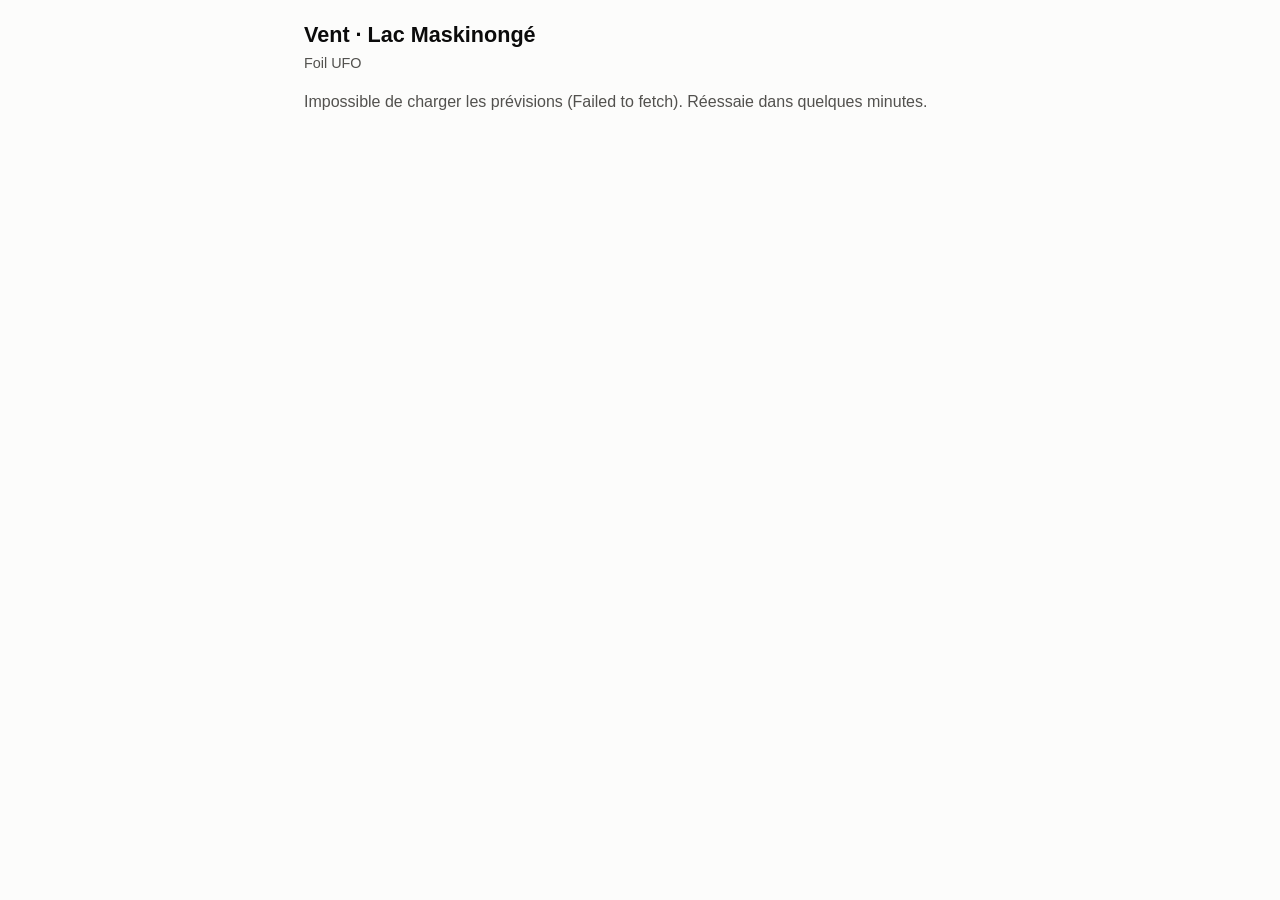
<file: docs/index.html>
<!DOCTYPE html>
<html lang="fr-CA">
<head>
<meta charset="utf-8">
<meta name="viewport" content="width=device-width, initial-scale=1">
<meta name="description" content="Prévisions de vent calibrées pour le foil au Lac Maskinongé — verdicts GO/NO avec fiabilité mesurée.">
<title>Vent — Lac Maskinongé</title>
<link rel="stylesheet" href="style.css">
<link rel="manifest" href="manifest.webmanifest">
<link rel="apple-touch-icon" href="icone-180.png">
<meta name="theme-color" content="#2a78d6">
<meta name="apple-mobile-web-app-title" content="Vent Maski">
<link rel="icon" href="data:image/svg+xml,<svg xmlns='http://www.w3.org/2000/svg' viewBox='0 0 100 100'><text y='.9em' font-size='90'>🌬️</text></svg>">
</head>
<body>
<header>
  <h1>Vent · Lac Maskinongé</h1>
  <p class="sous-titre">Foil UFO</p>
</header>

<main>
  <p id="etat" class="etat">Chargement des prévisions…</p>

  <section id="execution" hidden>
    <div class="temps">Maintenant</div>
    <div id="blocs-jours"></div>
    <div id="divergence" class="avis" hidden></div>
  </section>

  <section id="semaine" hidden>
    <div class="temps">La semaine</div>
    <div id="plein-graphique">
      <div id="graphique" class="graphique-cadre"></div>
      <div id="legende" class="legende"></div>
    </div>
    <div id="rangees-semaine" class="semaine"></div>
    <p class="cle">Vent / puffs en nœuds (rouge = puffy) · flèche : d'où vient le vent.</p>
  </section>
</main>

<footer id="pied" hidden>
  <p id="fraicheur"></p>
  <p id="recalibrage"></p>
  <p>Données : <a href="https://open-meteo.com/" rel="noopener">Open-Meteo</a> (CC BY 4.0).
  Calibré sur le consensus des modèles en attendant l'anémomètre au lac.</p>
  <p><a href="essai.html">En service vs proposition →</a></p>
  <p><a href="comparaison.html">Modèles vs réalité →</a></p>
  <p id="versions" class="versions"></p>
</footer>

<script src="app.js"></script>
<!-- Mesure d'audience — GoatCounter. Ouvrir la page une fois avec `?owner`
     marque l'appareil : les visites de Marc-Olivier partent alors sous un
     chemin préfixé et ne gonflent plus les chiffres du public. -->
<script>
  if (new URLSearchParams(location.search).has('owner'))
    localStorage.setItem('gc-owner','1');
  window.goatcounter = {
    path: function(p) {
      return localStorage.getItem('gc-owner') ? 'owner'+p : p;
    }
  };
</script>
<script data-goatcounter="https://mobergeron.goatcounter.com/count"
        async src="//gc.zgo.at/count.js"></script>
<script type="module">
  import { trackVisit } from './analytics.js';
  trackVisit('foil');
</script>
</body>
</html>
</file>
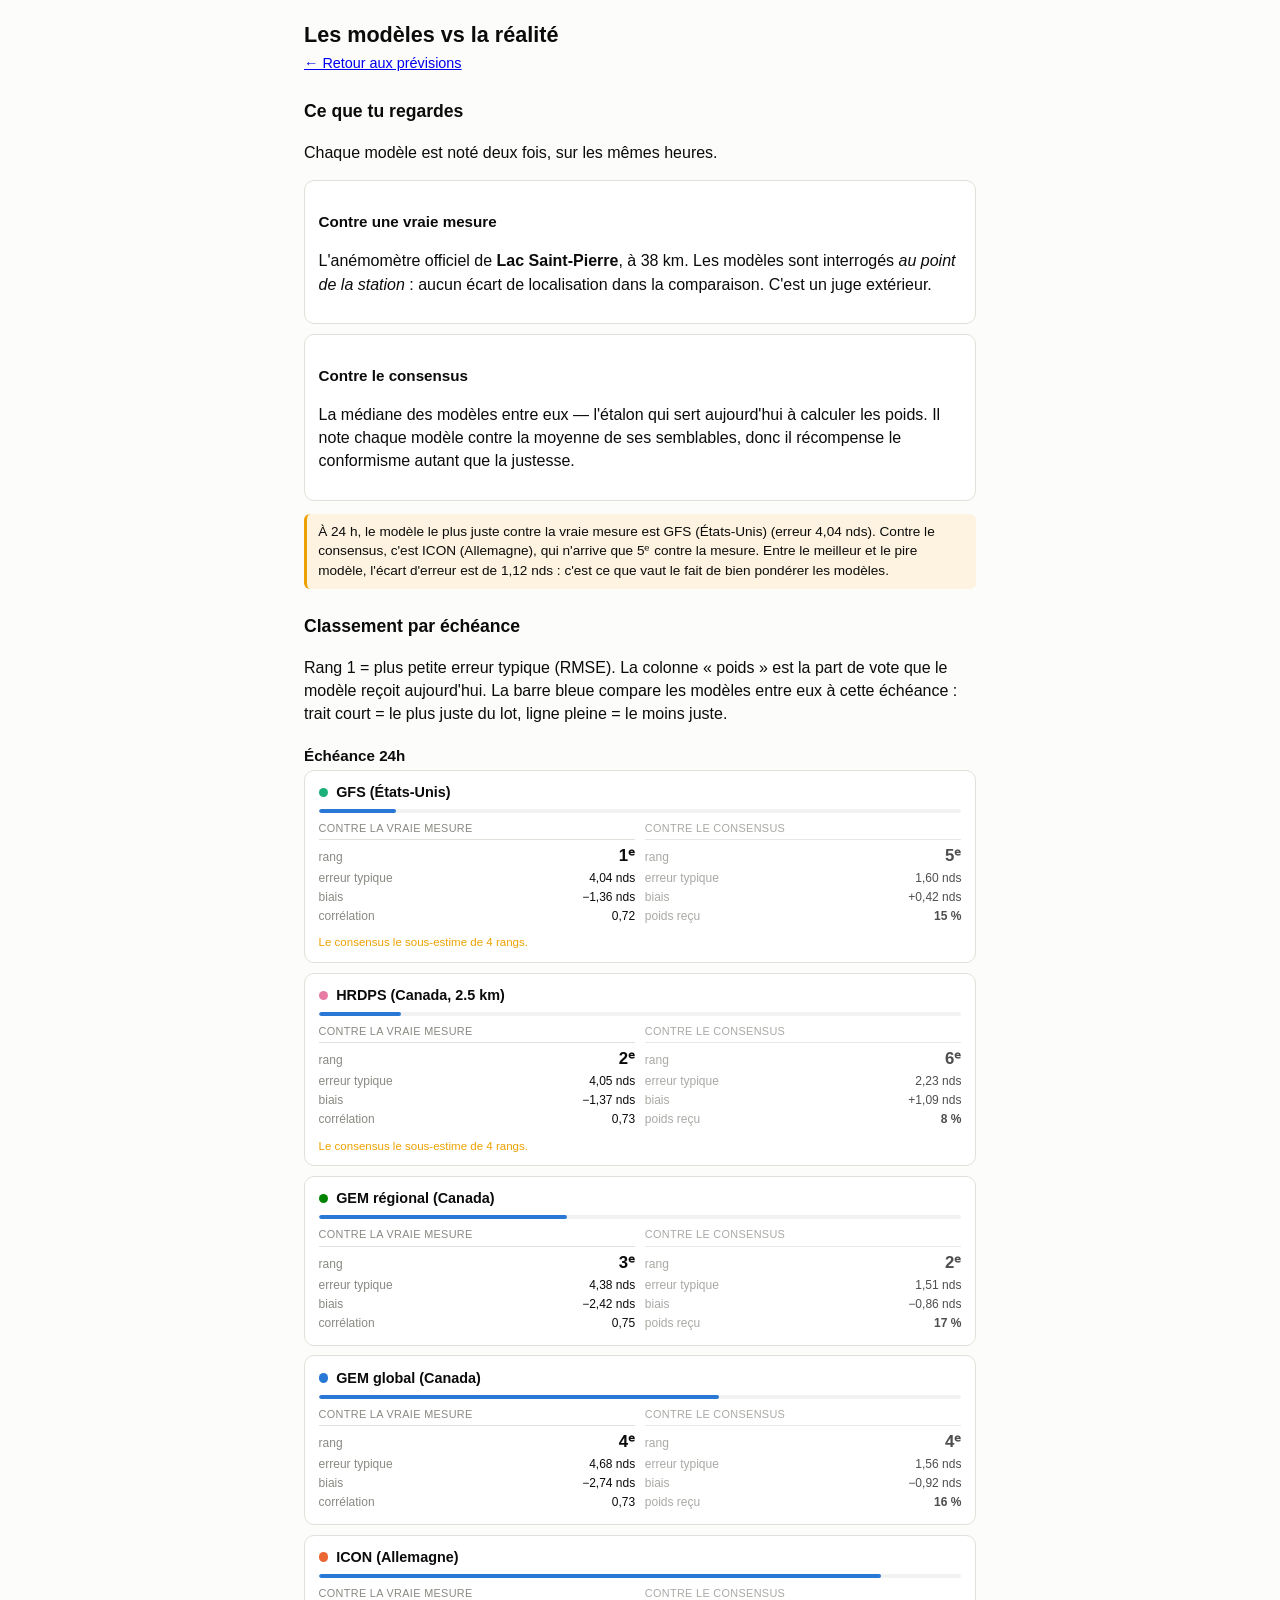
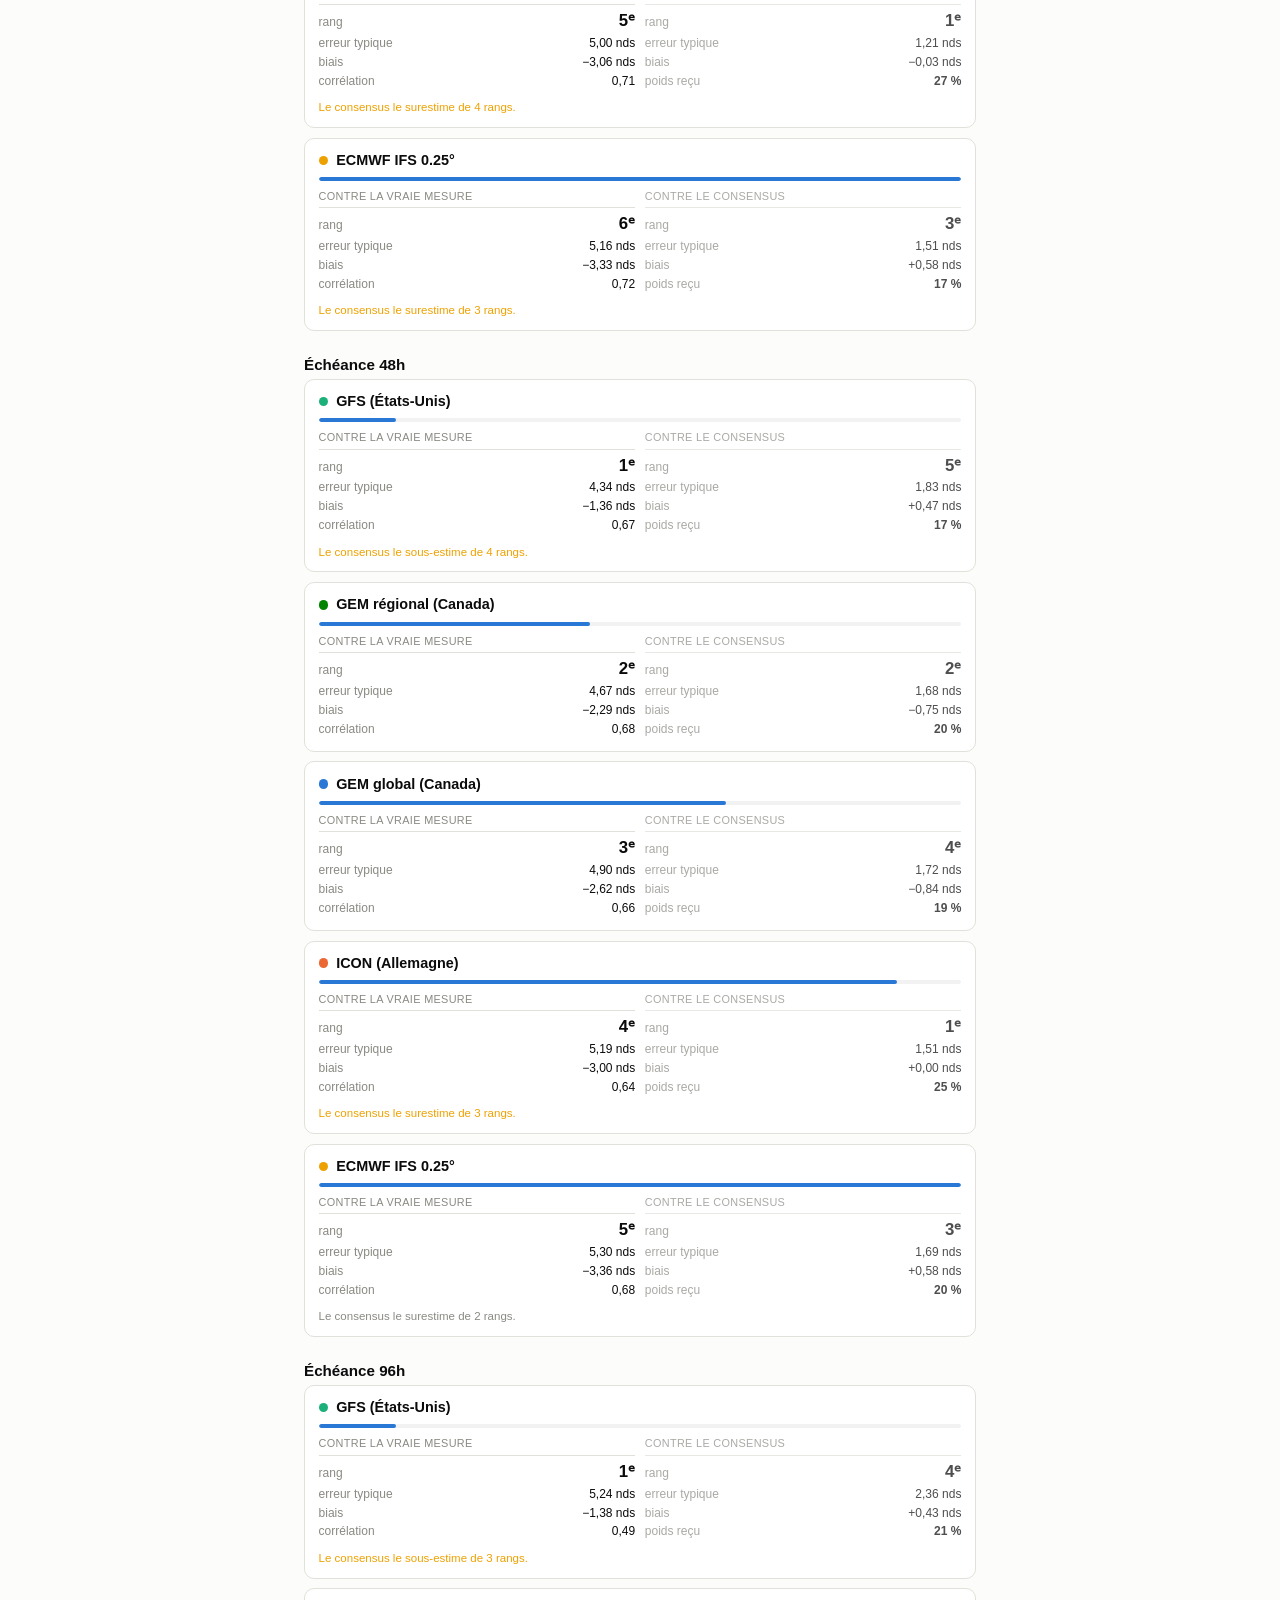
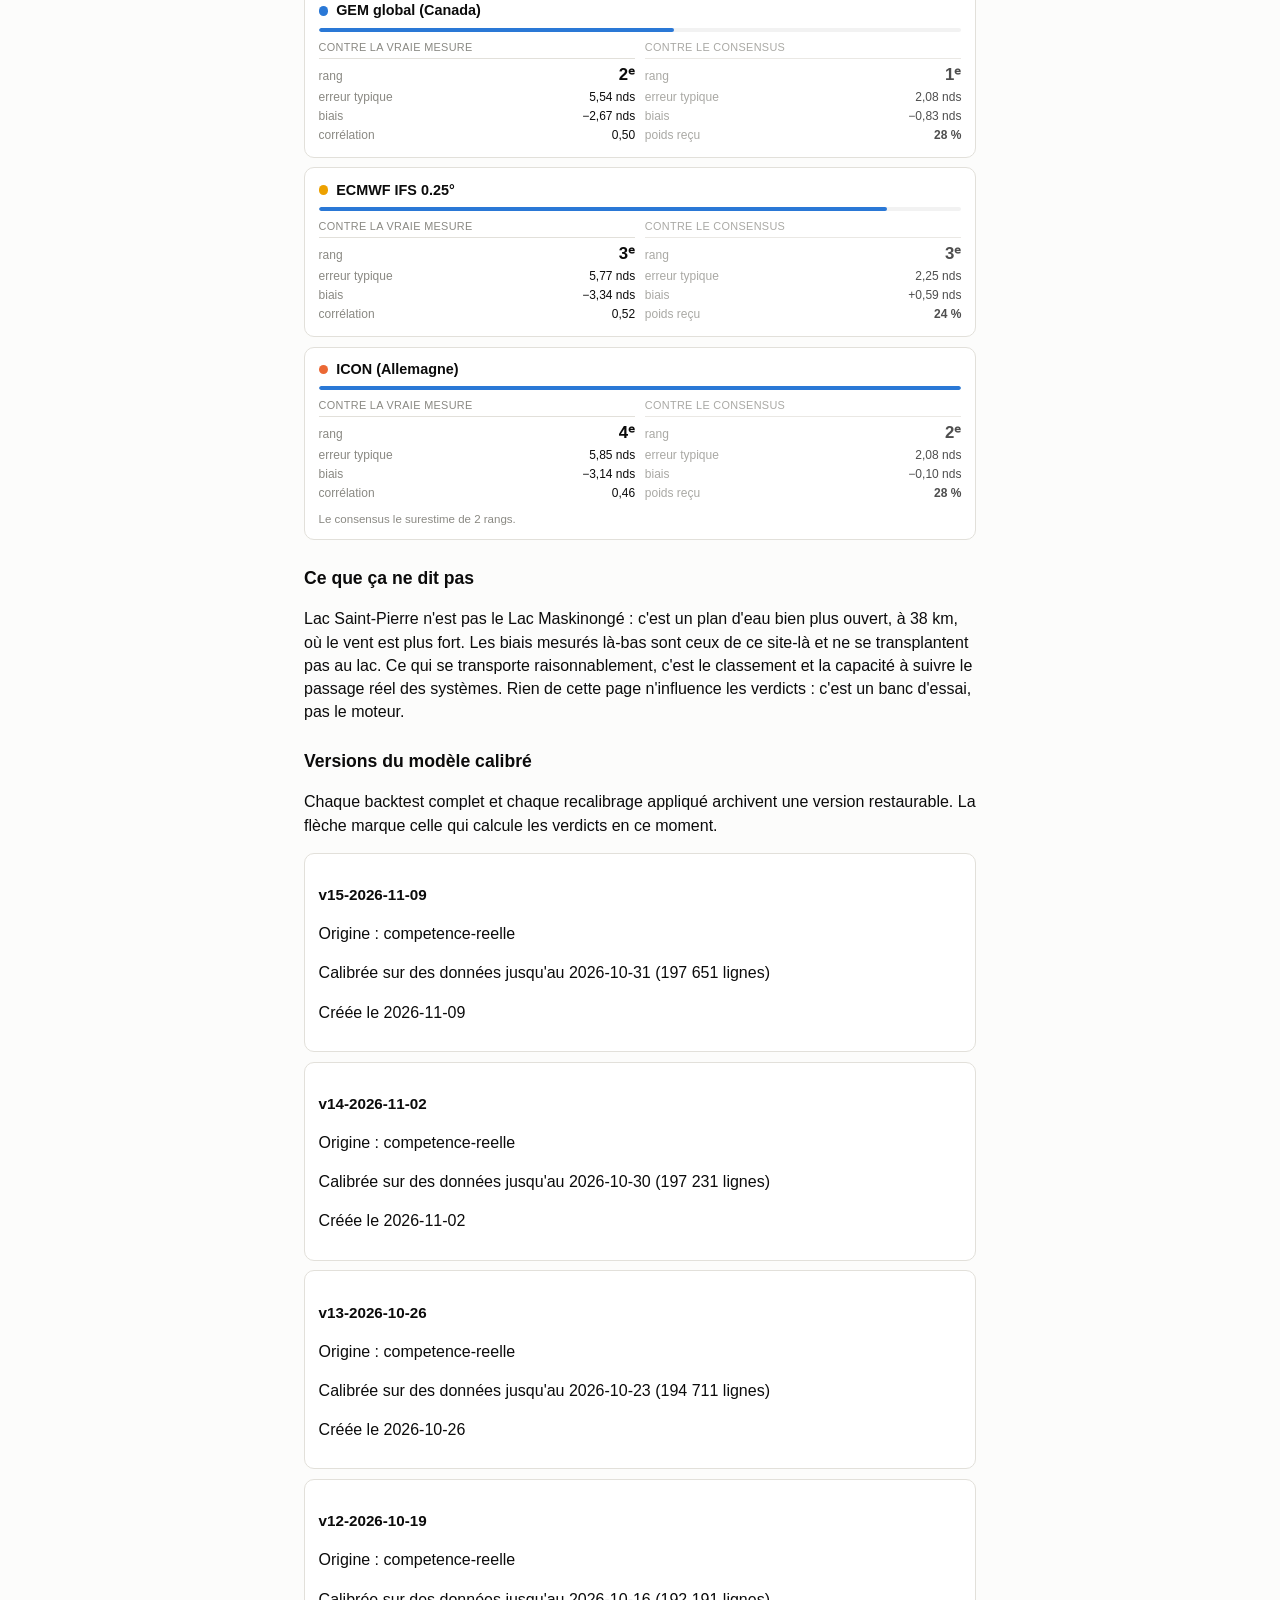
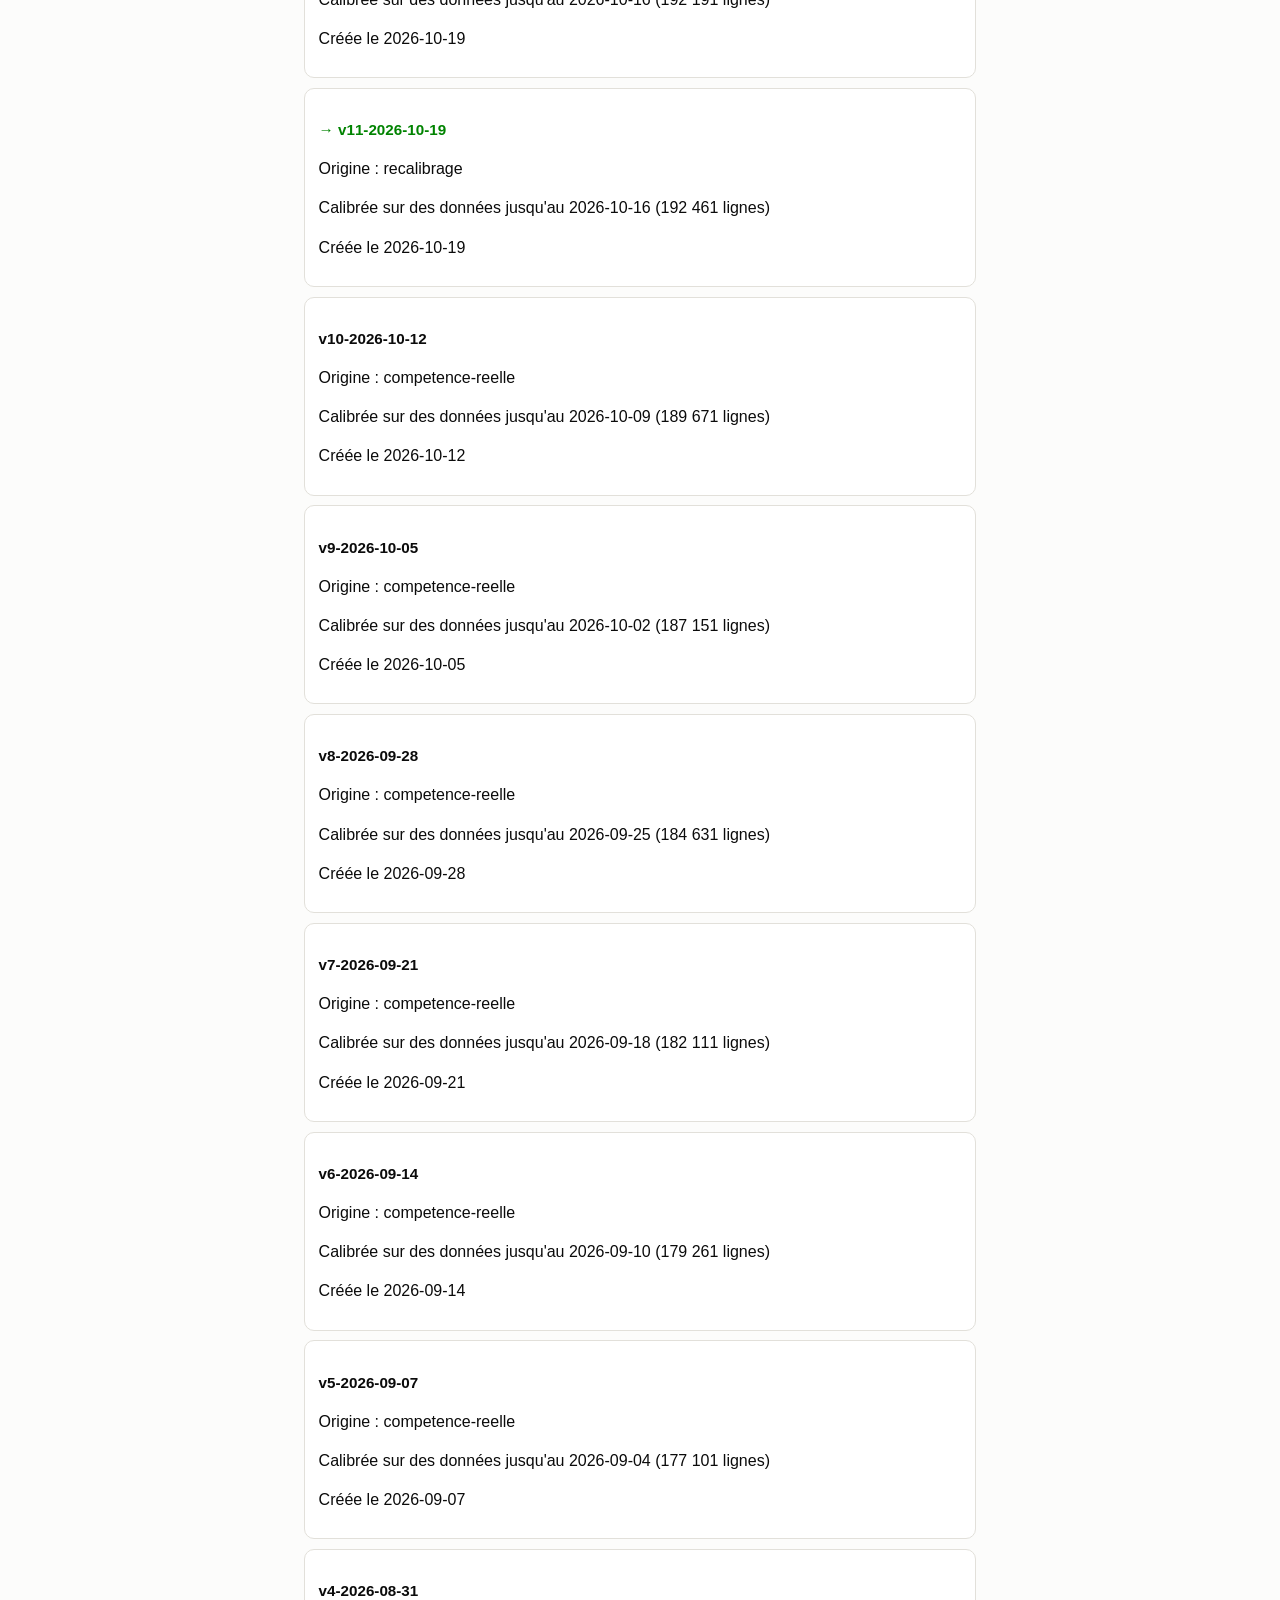
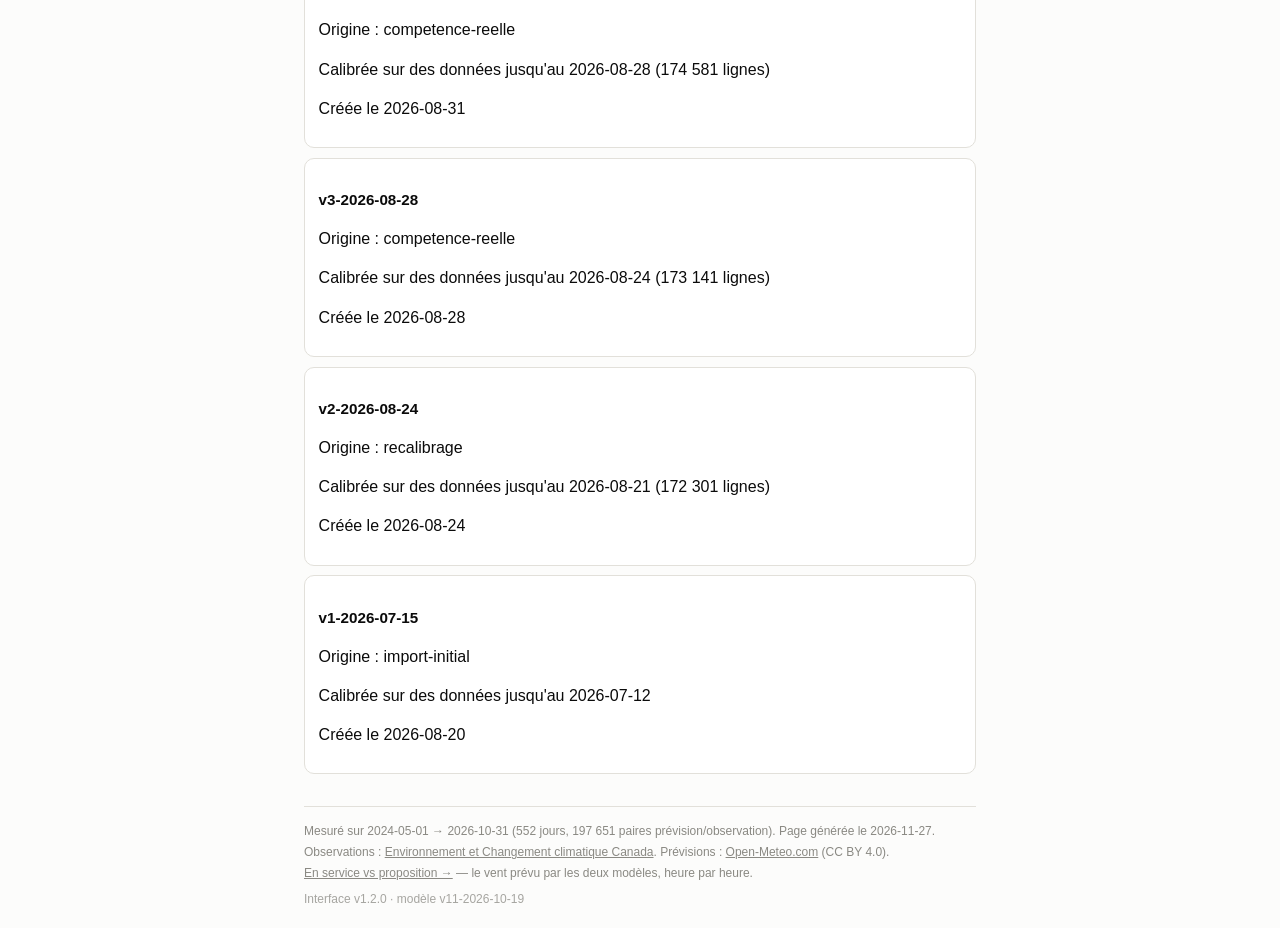
<file: docs/comparaison.html>
<!DOCTYPE html>
<html lang="fr-CA">
<head>
<meta charset="utf-8">
<meta name="viewport" content="width=device-width, initial-scale=1">
<meta name="description" content="Les modèles météo confrontés à une vraie mesure — classements, biais et versions du modèle calibré.">
<title>Les modèles vs la réalité — Lac Maskinongé</title>
<link rel="stylesheet" href="style.css">
<link rel="apple-touch-icon" href="icone-180.png">
<meta name="theme-color" content="#2a78d6">
<link rel="icon" href="data:image/svg+xml,<svg xmlns='http://www.w3.org/2000/svg' viewBox='0 0 100 100'><text y='.9em' font-size='90'>📊</text></svg>">
</head>
<body>
<header>
  <h1>Les modèles vs la réalité</h1>
  <p class="sous-titre"><a href="index.html">← Retour aux prévisions</a></p>
</header>

<main>
  <p id="etat" class="etat">Chargement…</p>

  <section id="explication" hidden>
    <h2>Ce que tu regardes</h2>
    <p class="aide">Chaque modèle est noté deux fois, sur les mêmes heures.</p>
    <div class="cartes cartes-explication">
      <div class="carte">
        <h3>Contre une vraie mesure</h3>
        <p class="aide">L'anémomètre officiel de <strong id="nom-station"></strong>,
        à <span id="distance-station"></span> km. Les modèles sont interrogés
        <em>au point de la station</em> : aucun écart de localisation dans la
        comparaison. C'est un juge extérieur.</p>
      </div>
      <div class="carte">
        <h3>Contre le consensus</h3>
        <p class="aide">La médiane des modèles entre eux — l'étalon qui sert
        aujourd'hui à calculer les poids. Il note chaque modèle contre la
        moyenne de ses semblables, donc il récompense le conformisme autant
        que la justesse.</p>
      </div>
    </div>
    <div id="ecart-cle" class="avis"></div>
  </section>

  <section id="tableaux" hidden>
    <h2>Classement par échéance</h2>
    <p class="aide">Rang 1 = plus petite erreur typique (RMSE). La colonne
    « poids » est la part de vote que le modèle reçoit aujourd'hui. La barre
    bleue compare les modèles entre eux à cette échéance : trait court = le
    plus juste du lot, ligne pleine = le moins juste.</p>
    <div id="horizons"></div>
  </section>

  <section id="limites" hidden>
    <h2>Ce que ça ne dit pas</h2>
    <p class="aide" id="texte-limites"></p>
  </section>

  <section id="historique" hidden>
    <h2>Versions du modèle calibré</h2>
    <p class="aide">Chaque backtest complet et chaque recalibrage appliqué
    archivent une version restaurable. La flèche marque celle qui calcule les
    verdicts en ce moment.</p>
    <div id="liste-versions"></div>
  </section>
</main>

<footer id="pied">
  <p id="fraicheur-comparaison"></p>
  <p>Observations : <a href="https://api.weather.gc.ca/" rel="noopener">Environnement et Changement climatique Canada</a>.
  Prévisions : <a href="https://open-meteo.com/" rel="noopener">Open-Meteo.com</a> (CC BY 4.0).</p>
  <p><a href="essai.html">En service vs proposition →</a> — le vent prévu par
  les deux modèles, heure par heure.</p>
  <p id="versions" class="versions"></p>
</footer>

<script src="comparaison.js"></script>
<!-- Mesure d'audience — GoatCounter. Ouvrir la page une fois avec `?owner`
     marque l'appareil : les visites de Marc-Olivier partent alors sous un
     chemin préfixé et ne gonflent plus les chiffres du public. -->
<script>
  if (new URLSearchParams(location.search).has('owner'))
    localStorage.setItem('gc-owner','1');
  window.goatcounter = {
    path: function(p) {
      return localStorage.getItem('gc-owner') ? 'owner'+p : p;
    }
  };
</script>
<script data-goatcounter="https://mobergeron.goatcounter.com/count"
        async src="//gc.zgo.at/count.js"></script>
<script type="module">
  import { trackVisit } from './analytics.js';
  trackVisit('foil');
</script>
</body>
</html>
</file>
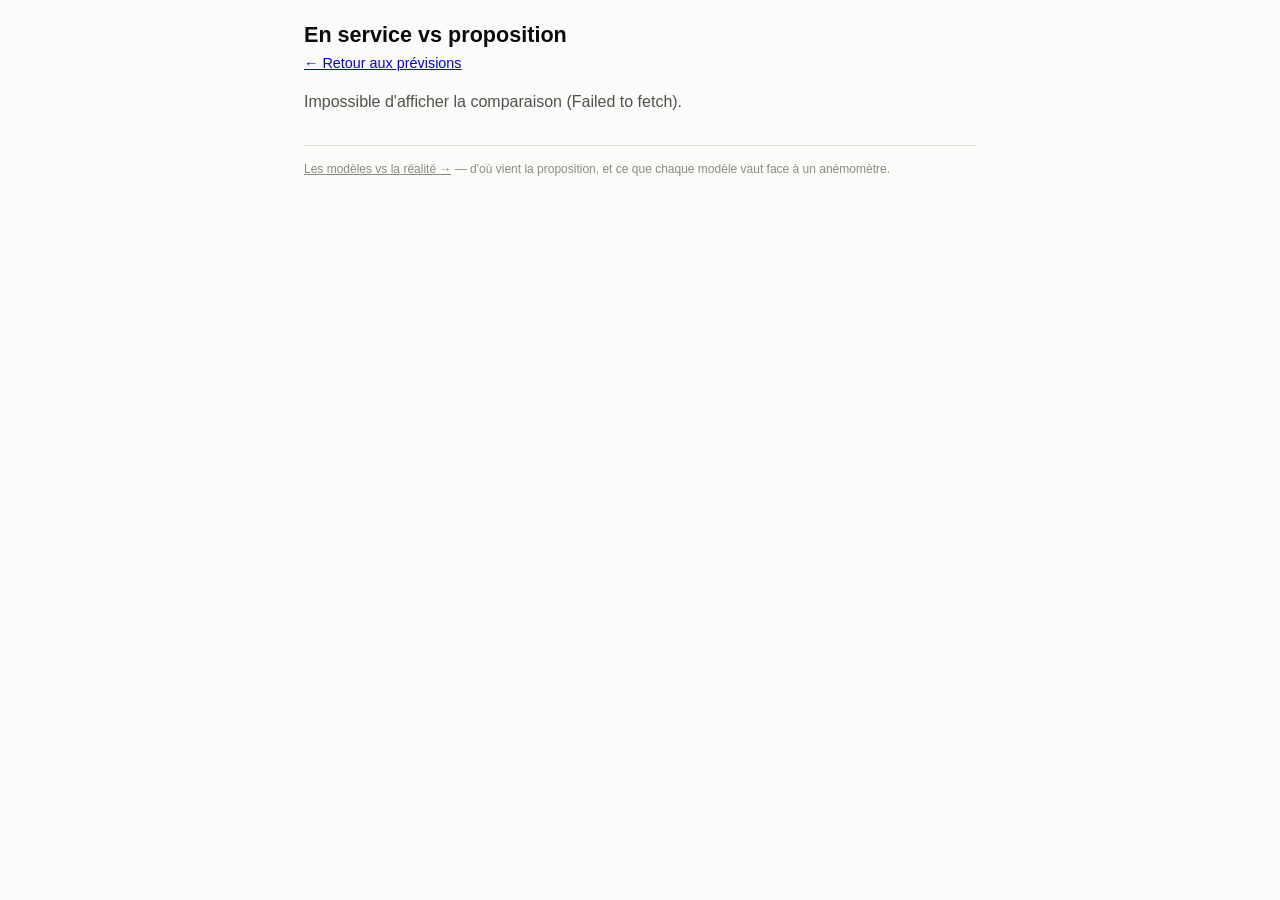
<file: docs/essai.html>
<!DOCTYPE html>
<html lang="fr-CA">
<head>
<meta charset="utf-8">
<meta name="viewport" content="width=device-width, initial-scale=1">
<meta name="description" content="Le vent prévu par le modèle en service et par la proposition, côte à côte, heure par heure.">
<title>En service vs proposition — Lac Maskinongé</title>
<link rel="stylesheet" href="style.css">
<link rel="apple-touch-icon" href="icone-180.png">
<meta name="theme-color" content="#2a78d6">
<link rel="icon" href="data:image/svg+xml,<svg xmlns='http://www.w3.org/2000/svg' viewBox='0 0 100 100'><text y='.9em' font-size='90'>⚖️</text></svg>">
</head>
<body>
<header>
  <h1>En service vs proposition</h1>
  <p class="sous-titre"><a href="index.html">← Retour aux prévisions</a></p>
</header>

<main>
  <p id="etat" class="etat">Chargement des prévisions…</p>

  <section id="intro" hidden>
    <p class="aide">Le vent prévu, heure par heure, calculé deux fois sur les
    <strong>mêmes prévisions brutes</strong>. Pas de verdict GO/NO ici : juste
    les nœuds, pour que tu puisses regarder le lac et juger toi-même qui a
    raison.</p>
    <div class="cartes cartes-explication">
      <div class="carte">
        <h3><span class="jeton jeton-service"></span> En service</h3>
        <p class="aide" id="desc-service"></p>
      </div>
      <div class="carte">
        <h3><span class="jeton jeton-proposition"></span> Proposition</h3>
        <p class="aide" id="desc-proposition"></p>
      </div>
    </div>
    <div id="resume" class="avis"></div>
  </section>

  <section id="jours" hidden>
    <h2>Heure par heure</h2>
    <p class="aide">Deux bandes alignées sur les mêmes heures. Une heure est
    encadrée quand les deux modèles s'écartent d'au moins
    <span id="seuil-ecart"></span> nds — ce sont ces heures-là qui tranchent.</p>
    <div id="bandes"></div>
  </section>

  <section id="verdict-essai" hidden>
    <h2>Comment décider</h2>
    <p class="aide">Regarde les heures encadrées, celles où les deux ne
    s'entendent pas. Quand tu es au lac, note laquelle des deux valeurs
    ressemblait au vent réel. Après une poignée de sorties, la réponse se
    dégage toute seule — et rien ne bouge en attendant : la page principale
    continue de tourner sur le modèle en service.</p>
    <p class="aide">Quand tu seras convaincu, la bascule est une commande :
    <code>python3 versions.py --activer &lt;version&gt;</code>. L'ancien
    modèle reste archivé et se restaure de la même façon — on n'écrase
    jamais.</p>
  </section>
</main>

<footer id="pied">
  <p id="fraicheur-essai"></p>
  <p><a href="comparaison.html">Les modèles vs la réalité →</a> — d'où vient
  la proposition, et ce que chaque modèle vaut face à un anémomètre.</p>
  <p id="versions" class="versions"></p>
</footer>

<script src="essai.js"></script>
<!-- Mesure d'audience — GoatCounter. Ouvrir la page une fois avec `?owner`
     marque l'appareil : les visites de Marc-Olivier partent alors sous un
     chemin préfixé et ne gonflent plus les chiffres du public. -->
<script>
  if (new URLSearchParams(location.search).has('owner'))
    localStorage.setItem('gc-owner','1');
  window.goatcounter = {
    path: function(p) {
      return localStorage.getItem('gc-owner') ? 'owner'+p : p;
    }
  };
</script>
<script data-goatcounter="https://mobergeron.goatcounter.com/count"
        async src="//gc.zgo.at/count.js"></script>
<script type="module">
  import { trackVisit } from './analytics.js';
  trackVisit('foil');
</script>
</body>
</html>
</file>
<file: docs/style.css>
/* Dashboard vent Lac Maskinongé — mobile-first, clair/sombre automatique. */

:root {
  color-scheme: light dark;
  --surface: #fcfcfb;
  --surface-carte: #ffffff;
  --bordure: #e2e0da;
  --texte: #0b0b0b;
  --texte-2: #52514e;
  --texte-3: #8a8983;
  --go: #008300;
  --go-fond: #e7f4e7;
  --no: #6f6e69;
  --no-fond: #efeeea;
  --avis-fond: #fdf3e0;
  --avis-bord: #eda100;
  --bande: rgba(42, 120, 214, 0.10);
  --passe: rgba(11, 11, 11, 0.05);
  --maintenant: #4a3aa7;
  --ensemble: #0b0b0b;
  --m-gem_global: #2a78d6;
  --m-gem_regional: #008300;
  --m-gem_hrdps_continental: #e87ba4;
  --m-ecmwf_ifs025: #eda100;
  --m-gfs_global: #1baf7a;
  --m-icon_global: #eb6834;
}
@media (prefers-color-scheme: dark) {
  :root {
    --surface: #1a1a19;
    --surface-carte: #232322;
    --bordure: #3a3936;
    --texte: #ffffff;
    --texte-2: #c3c2b7;
    --texte-3: #8a8983;
    --go: #4cbb4c;
    --go-fond: #1d3320;
    --no: #a3a29b;
    --no-fond: #2c2c2a;
    --avis-fond: #332a17;
    --avis-bord: #c98500;
    --bande: rgba(57, 135, 229, 0.16);
    --passe: rgba(255, 255, 255, 0.06);
    --maintenant: #9085e9;
    --ensemble: #ffffff;
    --m-gem_global: #3987e5;
    --m-gem_regional: #008300;
    --m-gem_hrdps_continental: #d55181;
    --m-ecmwf_ifs025: #c98500;
    --m-gfs_global: #199e70;
    --m-icon_global: #d95926;
  }
}

* { box-sizing: border-box; }
body {
  margin: 0 auto;
  max-width: 44rem;
  padding: 1rem;
  font-family: -apple-system, BlinkMacSystemFont, "Segoe UI", Roboto, sans-serif;
  background: var(--surface);
  color: var(--texte);
  line-height: 1.45;
}
h1 { font-size: 1.35rem; margin: 0.2rem 0 0; }
h2 { font-size: 1.1rem; margin: 1.6rem 0 0.4rem; }
h3 { font-size: 0.95rem; margin: 1.2rem 0 0.2rem; }
.sous-titre { color: var(--texte-2); margin: 0.15rem 0 0; font-size: 0.9rem; }
.etat { color: var(--texte-2); }

.cartes { display: grid; gap: 0.6rem; }
.carte {
  background: var(--surface-carte);
  border: 1px solid var(--bordure);
  border-radius: 10px;
  padding: 0.7rem 0.85rem;
}
.carte .entete { display: flex; align-items: baseline; gap: 0.6rem; flex-wrap: wrap; }
.carte .jour { font-weight: 700; text-transform: capitalize; }
.carte .date { color: var(--texte-3); font-size: 0.82rem; }
.badge {
  margin-left: auto;
  font-weight: 700;
  font-size: 0.8rem;
  padding: 0.1rem 0.55rem;
  border-radius: 999px;
}
.badge.go { background: var(--go-fond); color: var(--go); }
.badge.no { background: var(--no-fond); color: var(--no); }
.carte .resume { font-size: 0.9rem; margin: 0.25rem 0 0; }
.carte .confiance { font-size: 0.8rem; color: var(--texte-2); margin: 0.15rem 0 0; }
.etiquettes { margin: 0.3rem 0 0; display: flex; gap: 0.4rem; flex-wrap: wrap; }
.etiquette {
  font-size: 0.72rem;
  border: 1px solid var(--bordure);
  color: var(--texte-2);
  border-radius: 999px;
  padding: 0.05rem 0.5rem;
}
.etiquette.bon { color: var(--go); border-color: var(--go); }
.etiquette.moyen { color: var(--avis-bord); border-color: var(--avis-bord); }
.etiquette.mauvais { color: #c94d2a; border-color: #c94d2a; }

.meteo { font-size: 0.78rem; color: var(--texte-3); margin: 0.35rem 0 0; }
.orage-badge {
  color: var(--avis-bord);
  font-weight: 700;
}

/* Bande heure par heure (aujourd'hui / demain) */
.bande-heures {
  display: flex;
  gap: 3px;
  overflow-x: auto;
  padding-bottom: 0.2rem;
  margin-top: 0.35rem;
}
.cellule {
  min-width: 3rem;
  flex: 1;
  text-align: center;
  border-radius: 7px;
  padding: 0.3rem 0.1rem;
  background: var(--no-fond);
  color: var(--no);
}
.cellule.go { background: var(--go-fond); color: var(--go); }
.cellule.marginal { background: var(--avis-fond); color: var(--avis-bord); }
.cellule.trop { background: var(--avis-fond); color: #c94d2a; }
.cellule.orage { box-shadow: inset 0 0 0 2px var(--avis-bord); }
.cellule.passee { opacity: 0.4; }
.cellule .ch { display: block; font-size: 0.62rem; opacity: 0.75; }
.cellule .cv { display: block; font-size: 1rem; font-weight: 700; }
.cellule .cr { display: block; font-size: 0.62rem; }
.cellule .cm { display: block; font-size: 0.72rem; }
/* Flèche de direction : pointe où va le vent ; pâle quand la direction est
   peu fiable (vent faible ou modèles en désaccord). */
.cellule .cd { display: block; line-height: 1; }
.cellule .fl { display: block; margin: 0.1rem auto 0; fill: currentColor; }
.cellule .fl.pale { opacity: 0.35; }
.jour-blocs .titre-jour .etiquette { margin-left: 0.5rem; font-weight: 400; }

.jour-blocs { margin: 0.6rem 0; }
.jour-blocs .titre-jour { font-weight: 700; font-size: 0.95rem; text-transform: capitalize; }
.rangee-blocs { display: flex; gap: 0.5rem; margin-top: 0.3rem; }
.bloc {
  flex: 1;
  text-align: center;
  border-radius: 8px;
  padding: 0.45rem 0.2rem;
  font-size: 0.8rem;
  background: var(--no-fond);
  color: var(--no);
}
.bloc.go { background: var(--go-fond); color: var(--go); }
.bloc .nom-bloc { display: block; }
.bloc .nom-bloc em { font-style: normal; opacity: 0.7; font-size: 0.7rem; }
.bloc .valeur { display: block; font-size: 1rem; font-weight: 700; }
.bloc .valeur small { font-size: 0.72rem; font-weight: 400; }
.carte .rangee-blocs { margin-top: 0.45rem; }
.carte .bloc { padding: 0.3rem 0.15rem; font-size: 0.72rem; }
.carte .bloc .valeur { font-size: 0.9rem; }

.avis {
  background: var(--avis-fond);
  border-left: 3px solid var(--avis-bord);
  border-radius: 6px;
  padding: 0.5rem 0.7rem;
  font-size: 0.85rem;
  margin: 0.6rem 0;
}

.graphique-cadre { overflow-x: auto; -webkit-overflow-scrolling: touch; }
.graphique-cadre svg { display: block; touch-action: pan-x pan-y; }
.legende { display: flex; gap: 0.7rem; flex-wrap: wrap; margin-top: 0.4rem; }
.legende span { display: inline-flex; align-items: center; gap: 0.3rem; font-size: 0.75rem; color: var(--texte-2); }
.legende i { width: 14px; height: 3px; border-radius: 2px; display: inline-block; }

footer { margin-top: 2rem; border-top: 1px solid var(--bordure); padding-top: 0.7rem; }
footer p { font-size: 0.75rem; color: var(--texte-3); margin: 0.25rem 0; }
footer a { color: inherit; }
/* Versions : discrètes mais lisibles et sélectionnables — c'est le premier
   renseignement à donner quand quelque chose semble faux à l'écran. */
footer p.versions {
  margin-top: 0.5rem;
  font-variant-numeric: tabular-nums;
  opacity: 0.75;
}

/* --------------------------------------------- vue « modèles vs réalité »
   Page d'analyse (comparaison.html). Une carte par modèle plutôt qu'un
   tableau : le fait à voir est le contraste entre les deux notations, et un
   tableau à sept colonnes pousserait la seconde hors de l'écran sur un
   téléphone — il faudrait scroller pour voir ce que la page existe pour
   montrer. */
.cartes-explication { margin-bottom: 0.8rem; }
.carte-version h3.actif { color: var(--go); }
.bloc-horizon { margin-bottom: 1.4rem; }

.entete-modele { display: flex; align-items: center; gap: 0.1rem; flex-wrap: wrap; }
.nom-modele { font-weight: 700; font-size: 0.9rem; }
.entete-modele .etiquette { margin-left: auto; }

.duo-scores { display: flex; gap: 0.6rem; margin-top: 0.5rem; }
.colonne-score { flex: 1; min-width: 0; }
.colonne-score.score-consensus { opacity: 0.72; }
.titre-score {
  display: block;
  font-size: 0.68rem;
  text-transform: uppercase;
  letter-spacing: 0.03em;
  color: var(--texte-3);
  border-bottom: 1px solid var(--bordure);
  padding-bottom: 0.15rem;
  margin-bottom: 0.25rem;
}
.ligne-score {
  display: flex;
  justify-content: space-between;
  align-items: baseline;
  gap: 0.3rem;
  margin: 0.1rem 0;
  font-size: 0.75rem;
}
.libelle-score { color: var(--texte-3); }
.valeur-score { font-variant-numeric: tabular-nums; color: var(--texte); }
.valeur-score.gros { font-size: 1.05rem; font-weight: 700; }
.valeur-score.gras { font-weight: 700; }
.valeur-score.vide { font-style: italic; color: var(--texte-3); }

.pastille {
  display: inline-block;
  width: 0.6rem; height: 0.6rem;
  border-radius: 50%;
  margin-right: 0.4rem;
  background: var(--texte-3);
}
.pastille.m-gem_global { background: var(--m-gem_global); }
.pastille.m-gem_regional { background: var(--m-gem_regional); }
.pastille.m-gem_hrdps_continental { background: var(--m-gem_hrdps_continental); }
.pastille.m-ecmwf_ifs025 { background: var(--m-ecmwf_ifs025); }
.pastille.m-gfs_global { background: var(--m-gfs_global); }
.pastille.m-icon_global { background: var(--m-icon_global); }

/* Erreur relative au pire modèle de l'échéance : l'écart se voit d'un coup
   d'oeil sans graphique ni dépendance. */
.barre {
  display: block;
  height: 0.25rem;
  margin-top: 0.4rem;
  background: var(--passe);
  border-radius: 0.125rem;
  overflow: hidden;
}
.barre-remplie {
  display: block;
  height: 100%;
  background: var(--m-gem_global);
  border-radius: 0.125rem;
}
.note-ecart {
  margin: 0.45rem 0 0;
  font-size: 0.72rem;
  color: var(--texte-3);
}
.note-ecart.fort { color: var(--avis-bord); }

/* ------------------------------------------------ vue d'essai (essai.html)
   Deux bandes horaires alignées, une par jeu de poids. Même vocabulaire
   visuel que le dashboard (cellules, bande de foil) pour que l'oeil ne
   change pas de repère en passant d'une page à l'autre. */
.jeton {
  display: inline-block;
  width: 0.65rem; height: 0.65rem;
  border-radius: 3px;
  margin-right: 0.4rem;
  vertical-align: baseline;
}
.jeton-service { background: var(--ensemble); }
.jeton-proposition {
  background: transparent;
  border: 2px solid var(--maintenant);
}

.jour-essai {
  margin: 1.1rem 0 1.4rem;
  padding-bottom: 0.8rem;
  border-bottom: 1px solid var(--bordure);
}
.titre-jour-essai {
  display: flex; align-items: baseline; gap: 0.6rem; flex-wrap: wrap;
}
.titre-jour-essai .nom-jour {
  font-weight: 700; font-size: 0.95rem; text-transform: capitalize;
}
.titre-jour-essai .compte-ecarts {
  margin-left: auto; font-size: 0.75rem; color: var(--texte-3);
}
.ligne-bande { margin-top: 0.45rem; }
.etiquette-bande {
  font-size: 0.72rem;
  color: var(--texte-2);
  margin-bottom: 0.15rem;
}
/* Les heures où les deux modèles divergent : c'est là que l'oeil doit aller,
   d'où un contour plutôt qu'une couleur de fond (qui entrerait en conflit
   avec le codage de la bande de foil). */
.bande-heures .cellule.ecart {
  box-shadow: inset 0 0 0 2px var(--maintenant);
}
.note-jour {
  margin: 0.45rem 0 0;
  font-size: 0.75rem;
  color: var(--texte-2);
}
.cellule .cd {
  display: block;
  font-size: 0.62rem;
  opacity: 0.8;
  font-variant-numeric: tabular-nums;
}
#resume p { margin: 0 0 0.4rem; }
#resume p:last-child { margin-bottom: 0; }
.resume-ecart { font-weight: 600; }

/* ------------------------------------------------ page principale v1.5
   Deux temps : « Maintenant » (aujourd'hui / demain, heure par heure) puis
   « La semaine » (graphique 7 jours, puis une rangée compacte par jour). */
:root { --jour-alt: rgba(42, 120, 214, 0.035); --trop: #c94d2a; }
@media (prefers-color-scheme: dark) {
  :root { --jour-alt: rgba(57, 135, 229, 0.06); --trop: #e0704f; }
}
.temps {
  font-size: 0.7rem; letter-spacing: 0.12em; text-transform: uppercase;
  color: var(--texte-3); margin: 1.4rem 0 0.5rem;
  display: flex; align-items: center; gap: 0.5rem;
}
.temps::after { content: ""; flex: 1; height: 1px; background: var(--bordure); }
.jour-blocs .titre-jour { display: flex; align-items: baseline; gap: 0.5rem; flex-wrap: wrap; }
.titre-jour .meteo-jour { font-weight: 400; font-size: 0.78rem; color: var(--texte-3); text-transform: none; }
.conf { font-size: 0.72rem; font-weight: 700; color: var(--go); white-space: nowrap; }
.titre-jour .conf { margin-left: auto; }

.semaine { margin-top: 0.9rem; display: grid; }
.semaine .tete, .semaine .rangee {
  display: grid; grid-template-columns: 5.4rem 2.4rem repeat(3, minmax(0, 1fr));
  gap: 4px; align-items: center;
}
.semaine .tete {
  font-size: 0.6rem; font-weight: 600; text-transform: uppercase; letter-spacing: 0.06em;
  color: var(--texte-3); padding-bottom: 4px;
}
.semaine .tete span { text-align: center; }
.semaine .rangee { padding: 6px 0; border-top: 1px solid var(--bordure); }
.semaine .rangee:last-child { border-bottom: 1px solid var(--bordure); }
.semaine .nom-jour { display: grid; line-height: 1.15; min-width: 0; }
.semaine .nom-jour strong { font-size: 0.9rem; text-transform: capitalize; }
.semaine .nom-jour small { font-size: 0.68rem; color: var(--texte-3); white-space: nowrap; }
.semaine .dir-jour {
  display: grid; justify-items: center; font-size: 0.62rem; font-weight: 700;
  color: var(--texte-2); line-height: 1.1;
}
.semaine .dir-jour.go { color: var(--go); }
.semaine .dir-jour .fl { fill: currentColor; }
.semaine .dir-jour .fl.pale { opacity: 0.35; }
.case {
  border-radius: 8px; background: var(--no-fond); color: var(--no);
  display: flex; align-items: baseline; justify-content: center; gap: 3px;
  padding: 6px 0; font-variant-numeric: tabular-nums;
}
.case.go { background: var(--go-fond); color: var(--go); }
.case.marginal { background: var(--avis-fond); color: var(--avis-bord); }
.case.trop { background: var(--avis-fond); color: var(--trop); }
.case .v { font-size: 1.1rem; font-weight: 700; line-height: 1; }
.case .p { font-size: 0.7rem; opacity: 0.85; }
.case .p.puffy { color: var(--trop); font-weight: 700; opacity: 1; }
.cle { font-size: 0.66rem; color: var(--texte-3); margin: 0.35rem 0 0; }
.graphique-cadre { margin-top: 0.3rem; }

/* Téléphone à l'horizontale : le graphique prend tout l'écran. Pur CSS
   (l'API plein écran n'existe pas pour une div sur iPhone) ; on revient à
   la page en remettant le téléphone à la verticale. */
@media (orientation: landscape) and (max-height: 500px) {
  #semaine:not([hidden]) #plein-graphique {
    position: fixed; inset: 0; z-index: 100;
    background: var(--surface);
    display: flex; flex-direction: column;
    padding: max(6px, env(safe-area-inset-top)) max(10px, env(safe-area-inset-right))
             max(6px, env(safe-area-inset-bottom)) max(10px, env(safe-area-inset-left));
  }
  #semaine:not([hidden]) #plein-graphique .graphique-cadre { flex: 1; min-height: 0; margin: 0; }
  #semaine:not([hidden]) #plein-graphique svg { height: 100%; width: auto; }
  #semaine:not([hidden]) #plein-graphique .legende { margin-top: 0.2rem; gap: 0.2rem 0.6rem; }
  #semaine:not([hidden]) #plein-graphique .legende span { font-size: 0.65rem; }
  body:has(#semaine:not([hidden])) { overflow: hidden; }
}
</file>
